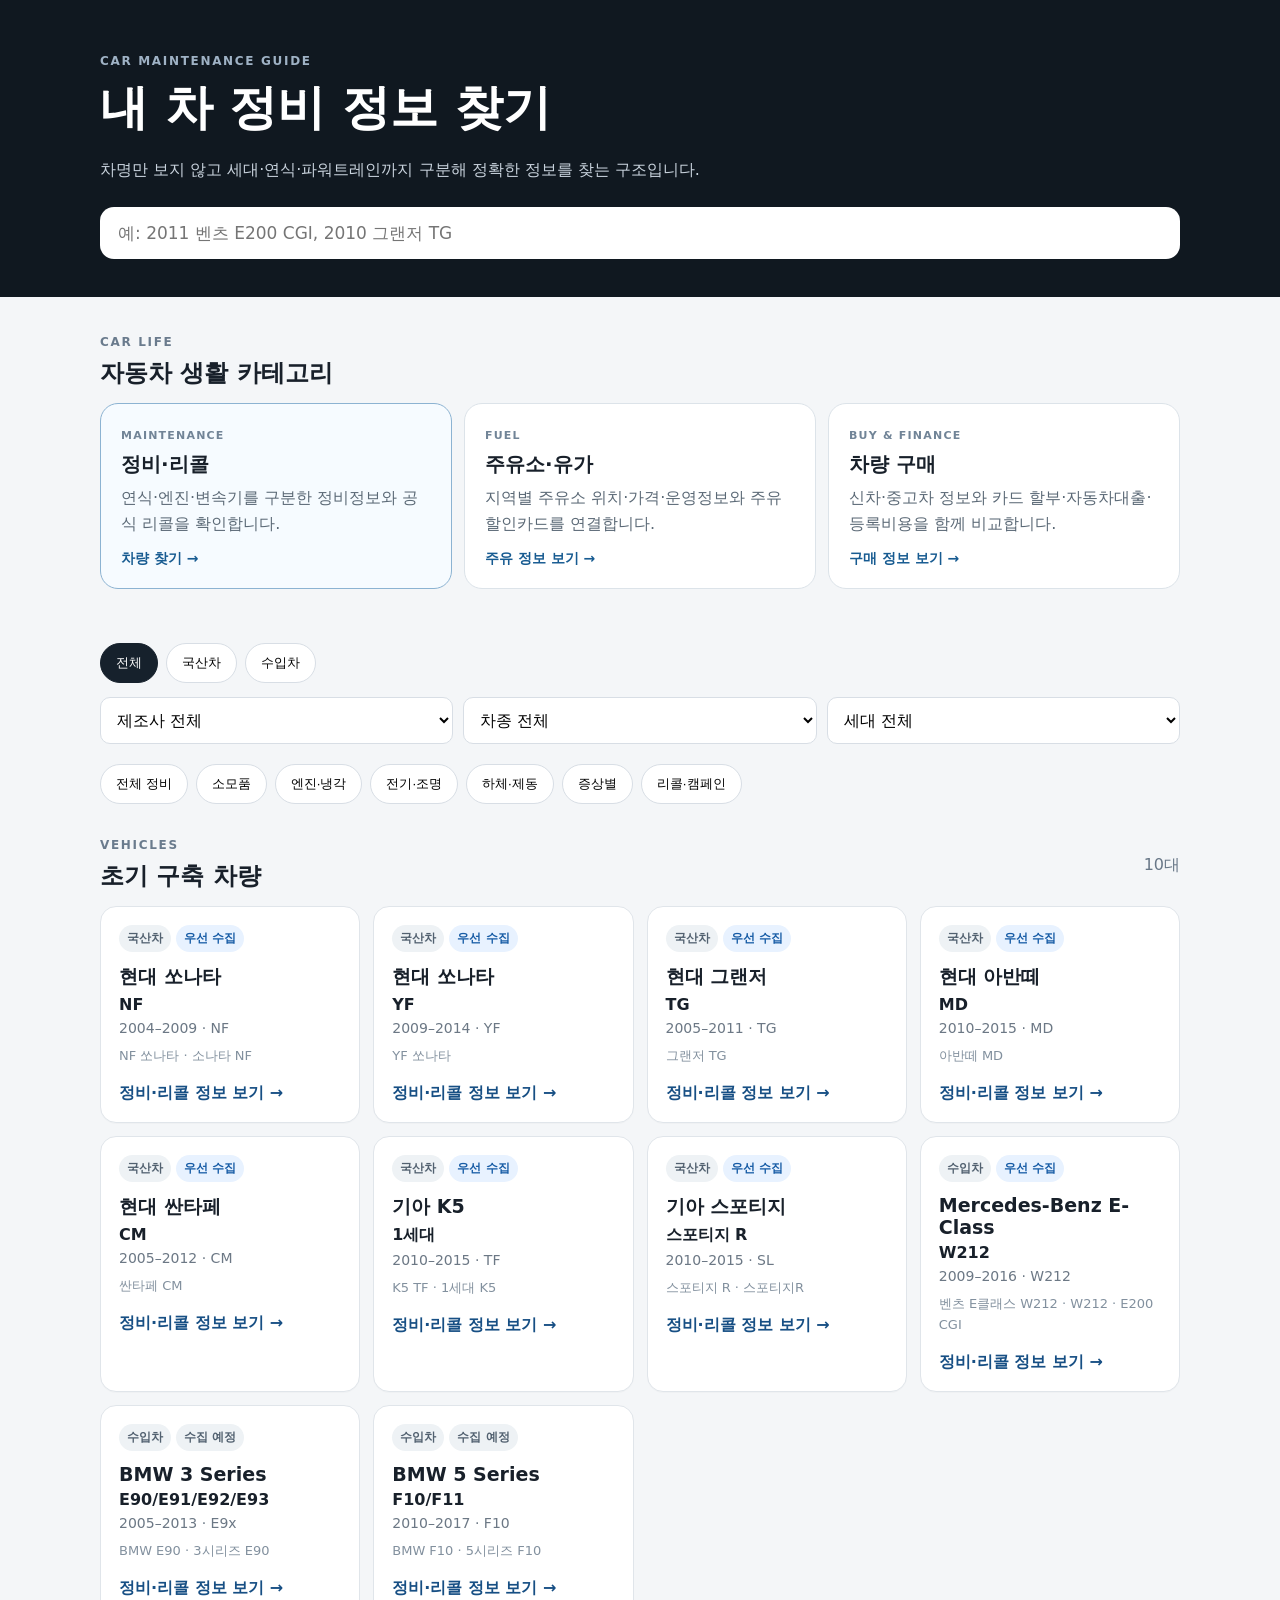
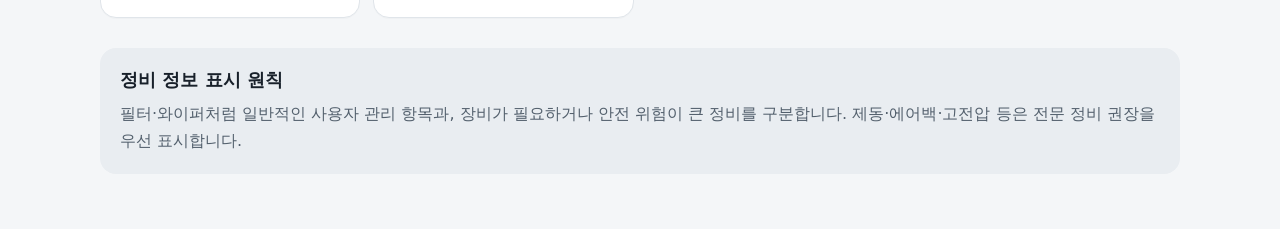
<file: index.html>
<!doctype html>
<html lang="ko">
<head>
  <meta charset="utf-8">
  <meta name="viewport" content="width=device-width,initial-scale=1">
  <meta name="description" content="연식, 차종, 세대별 자동차 정비 정보를 찾는 가이드">
  <title>자동차 정비 가이드</title>
  <!-- SEO_CANONICAL -->
  <link rel="stylesheet" href="./styles.css?v=20261009c">
</head>
<body>
  <header class="hero">
    <div class="wrap">
      <p class="eyebrow">CAR MAINTENANCE GUIDE</p>
      <h1>내 차 정비 정보 찾기</h1>
      <p class="hero-copy">차명만 보지 않고 세대·연식·파워트레인까지 구분해 정확한 정보를 찾는 구조입니다.</p>
      <label class="search-box">
        <span class="sr-only">차량 검색</span>
        <input id="search" type="search" placeholder="예: 2011 벤츠 E200 CGI, 2010 그랜저 TG">
      </label>
    </div>
  </header>

  <main class="wrap">
    <section class="service-section" aria-labelledby="serviceTitle">
      <div class="section-head">
        <div><p class="eyebrow">CAR LIFE</p><h2 id="serviceTitle">자동차 생활 카테고리</h2></div>
      </div>
      <div class="service-grid">
        <a class="service-card is-current" href="#vehicleCatalog">
          <span class="service-kicker">MAINTENANCE</span>
          <h3>정비·리콜</h3>
          <p>연식·엔진·변속기를 구분한 정비정보와 공식 리콜을 확인합니다.</p>
          <span class="service-action">차량 찾기 →</span>
        </a>
        <a class="service-card" href="./fuel/">
          <span class="service-kicker">FUEL</span>
          <h3>주유소·유가</h3>
          <p>지역별 주유소 위치·가격·운영정보와 주유 할인카드를 연결합니다.</p>
          <span class="service-action">주유 정보 보기 →</span>
        </a>
        <a class="service-card" href="./purchase/">
          <span class="service-kicker">BUY & FINANCE</span>
          <h3>차량 구매</h3>
          <p>신차·중고차 정보와 카드 할부·자동차대출·등록비용을 함께 비교합니다.</p>
          <span class="service-action">구매 정보 보기 →</span>
        </a>
      </div>
    </section>

    <section id="vehicleCatalog" class="toolbar" aria-label="차량 필터">
      <div class="tabs" id="originTabs">
        <button class="tab is-active" data-origin="">전체</button>
        <button class="tab" data-origin="국산차">국산차</button>
        <button class="tab" data-origin="수입차">수입차</button>
      </div>
      <div class="selects">
        <select id="maker"><option value="">제조사 전체</option></select>
        <select id="model"><option value="">차종 전체</option></select>
        <select id="generation"><option value="">세대 전체</option></select>
      </div>
    </section>

    <section class="topic-strip" aria-label="정비 주제">
      <button data-topic="">전체 정비</button>
      <button data-topic="소모품">소모품</button>
      <button data-topic="엔진·냉각">엔진·냉각</button>
      <button data-topic="전기">전기·조명</button>
      <button data-topic="하체">하체·제동</button>
      <button data-topic="증상">증상별</button>
      <button data-topic="리콜">리콜·캠페인</button>
    </section>

    <section class="section-head">
      <div><p class="eyebrow">VEHICLES</p><h2>초기 구축 차량</h2></div>
      <p id="count" class="count"></p>
    </section>

    <div id="cards" class="cards" aria-live="polite"></div>

    <section class="safety-note">
      <h2>정비 정보 표시 원칙</h2>
      <p>필터·와이퍼처럼 일반적인 사용자 관리 항목과, 장비가 필요하거나 안전 위험이 큰 정비를 구분합니다. 제동·에어백·고전압 등은 전문 정비 권장을 우선 표시합니다.</p>
    </section>
  </main>

  <script src="./app-v2.js?v=20261009c"></script>
</body>
</html>
</file>
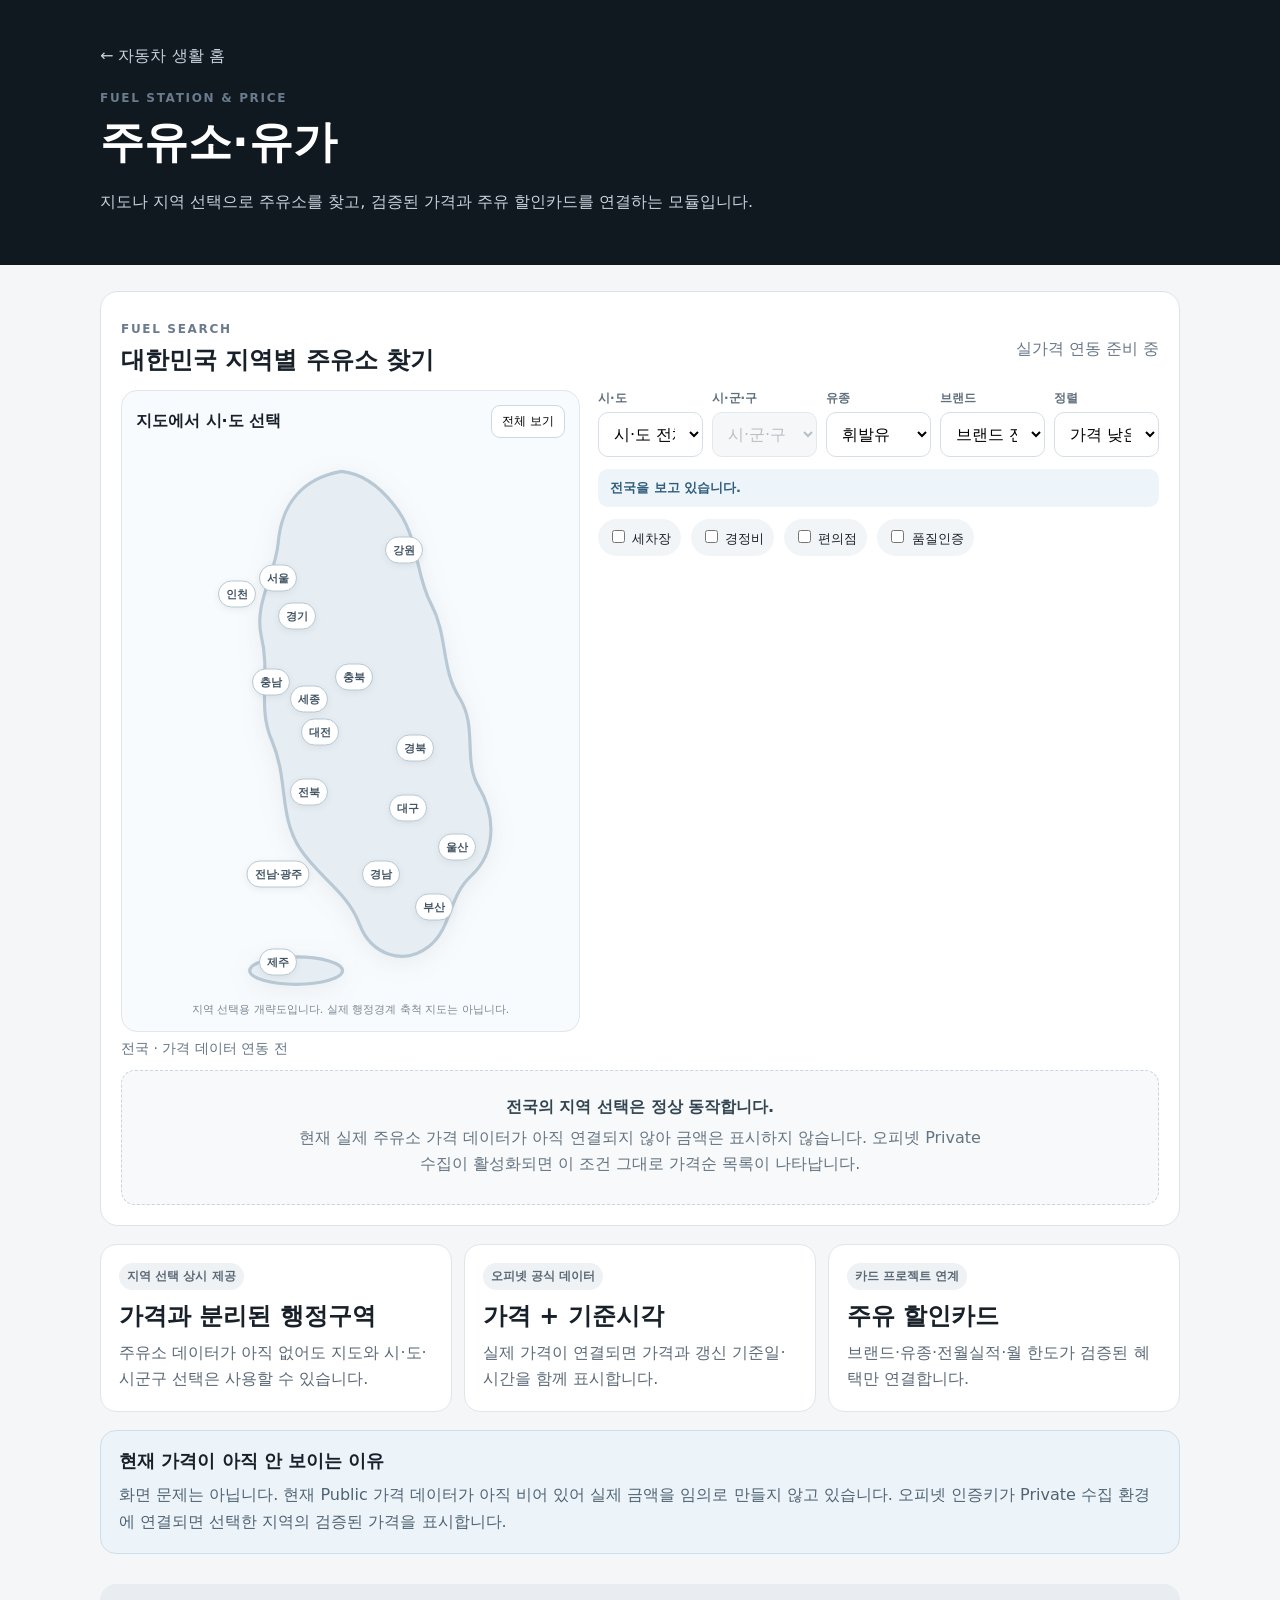
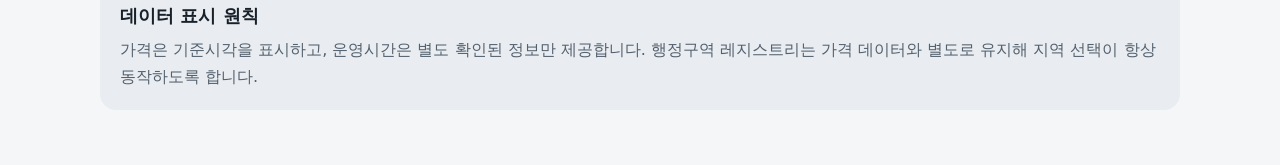
<file: fuel/index.html>
<!doctype html>
<html lang="ko">
<head>
  <meta charset="utf-8">
  <meta name="viewport" content="width=device-width,initial-scale=1">
  <meta name="description" content="지역별 주유소 위치, 유가, 운영정보와 주유 할인카드를 연결하는 자동차 생활 가이드">
  <title>주유소·유가 가이드</title>
  <link rel="stylesheet" href="../styles.css?v=20261010-map1">
</head>
<body>
  <header class="module-hero">
    <div class="wrap">
      <a class="back-link" href="../">← 자동차 생활 홈</a>
      <p class="eyebrow">FUEL STATION & PRICE</p>
      <h1>주유소·유가</h1>
      <p class="hero-copy">지도나 지역 선택으로 주유소를 찾고, 검증된 가격과 주유 할인카드를 연결하는 모듈입니다.</p>
    </div>
  </header>

  <main class="wrap module-main">
    <section class="fuel-search-panel" aria-labelledby="fuelSearchTitle">
      <div class="section-head">
        <div><p class="eyebrow">FUEL SEARCH</p><h2 id="fuelSearchTitle">대한민국 지역별 주유소 찾기</h2></div>
        <p id="fuelUpdated" class="count"></p>
      </div>

      <div class="fuel-region-layout">
        <section class="korea-map-panel" aria-labelledby="koreaMapTitle">
          <div class="korea-map-title">
            <strong id="koreaMapTitle">지도에서 시·도 선택</strong>
            <button id="clearMapRegion" type="button">전체 보기</button>
          </div>
          <div class="korea-map-canvas" role="group" aria-label="대한민국 시도 선택 지도">
            <svg class="korea-map-outline" viewBox="0 0 360 520" aria-hidden="true">
              <path d="M171 24
                C132 31 114 57 111 92
                C108 123 88 149 95 180
                C104 217 91 248 105 279
                C121 316 111 350 132 382
                C149 408 177 423 188 453
                C199 482 230 493 254 474
                C276 456 272 427 294 407
                C319 384 316 348 301 323
                C286 298 300 267 283 239
                C265 211 272 180 256 150
                C240 120 245 85 220 55
                C205 36 190 26 171 24Z"/>
              <ellipse cx="128" cy="497" rx="44" ry="13"/>
            </svg>
            <button class="map-region-button" type="button" data-sido="서울특별시" style="left:31%;top:24%;" aria-pressed="false">서울</button>
          <button class="map-region-button" type="button" data-sido="부산광역시" style="left:72%;top:84%;" aria-pressed="false">부산</button>
          <button class="map-region-button" type="button" data-sido="대구광역시" style="left:65%;top:66%;" aria-pressed="false">대구</button>
          <button class="map-region-button" type="button" data-sido="인천광역시" style="left:20%;top:27%;" aria-pressed="false">인천</button>
          <button class="map-region-button" type="button" data-sido="대전광역시" style="left:42%;top:52%;" aria-pressed="false">대전</button>
          <button class="map-region-button" type="button" data-sido="울산광역시" style="left:78%;top:73%;" aria-pressed="false">울산</button>
          <button class="map-region-button" type="button" data-sido="세종특별자치시" style="left:39%;top:46%;" aria-pressed="false">세종</button>
          <button class="map-region-button" type="button" data-sido="경기도" style="left:36%;top:31%;" aria-pressed="false">경기</button>
          <button class="map-region-button" type="button" data-sido="강원특별자치도" style="left:64%;top:19%;" aria-pressed="false">강원</button>
          <button class="map-region-button" type="button" data-sido="충청북도" style="left:51%;top:42%;" aria-pressed="false">충북</button>
          <button class="map-region-button" type="button" data-sido="충청남도" style="left:29%;top:43%;" aria-pressed="false">충남</button>
          <button class="map-region-button" type="button" data-sido="전북특별자치도" style="left:39%;top:63%;" aria-pressed="false">전북</button>
          <button class="map-region-button" type="button" data-sido="전남광주통합특별시" style="left:31%;top:78%;" aria-pressed="false">전남·광주</button>
          <button class="map-region-button" type="button" data-sido="경상북도" style="left:67%;top:55%;" aria-pressed="false">경북</button>
          <button class="map-region-button" type="button" data-sido="경상남도" style="left:58%;top:78%;" aria-pressed="false">경남</button>
          <button class="map-region-button" type="button" data-sido="제주특별자치도" style="left:31%;top:94%;" aria-pressed="false">제주</button>
          </div>
          <p class="map-note">지역 선택용 개략도입니다. 실제 행정경계 축척 지도는 아닙니다.</p>
        </section>

        <section class="fuel-region-controls" aria-label="지역과 유종 필터">
          <div class="fuel-filters">
            <label><span>시·도</span><select id="fuelSido" aria-label="시도"><option value="">시·도 전체</option></select></label>
            <label><span>시·군·구</span><select id="fuelSigungu" aria-label="시군구"><option value="">시·군·구 전체</option></select></label>
            <label><span>유종</span><select id="fuelProduct" aria-label="유종">
              <option value="B027">휘발유</option><option value="D047">경유</option>
              <option value="B034">고급휘발유</option><option value="K015">LPG</option>
            </select></label>
            <label><span>브랜드</span><select id="fuelBrand" aria-label="브랜드"><option value="">브랜드 전체</option></select></label>
            <label><span>정렬</span><select id="fuelSort" aria-label="정렬"><option value="price">가격 낮은순</option><option value="name">이름순</option></select></label>
          </div>

          <div id="regionSelectionStatus" class="region-selection-status">전국을 보고 있습니다.</div>

          <div class="fuel-quick-filters">
            <label><input id="filterCarWash" type="checkbox"> 세차장</label>
            <label><input id="filterMaintenance" type="checkbox"> 경정비</label>
            <label><input id="filterConvenience" type="checkbox"> 편의점</label>
            <label><input id="filterQuality" type="checkbox"> 품질인증</label>
          </div>
        </section>
      </div>

      <div id="fuelSummary" class="fuel-summary" aria-live="polite"></div>
      <div id="fuelResults" class="fuel-results" aria-live="polite"></div>
    </section>

    <section class="module-grid">
      <article class="module-card"><span class="status-chip">지역 선택 상시 제공</span><h2>가격과 분리된 행정구역</h2><p>주유소 데이터가 아직 없어도 지도와 시·도·시군구 선택은 사용할 수 있습니다.</p></article>
      <article class="module-card"><span class="status-chip">오피넷 공식 데이터</span><h2>가격 + 기준시각</h2><p>실제 가격이 연결되면 가격과 갱신 기준일·시간을 함께 표시합니다.</p></article>
      <article class="module-card"><span class="status-chip">카드 프로젝트 연계</span><h2>주유 할인카드</h2><p>브랜드·유종·전월실적·월 한도가 검증된 혜택만 연결합니다.</p></article>
    </section>

    <section class="module-note"><h2>현재 가격이 아직 안 보이는 이유</h2><p>화면 문제는 아닙니다. 현재 Public 가격 데이터가 아직 비어 있어 실제 금액을 임의로 만들지 않고 있습니다. 오피넷 인증키가 Private 수집 환경에 연결되면 선택한 지역의 검증된 가격을 표시합니다.</p></section>
    <section class="safety-note"><h2>데이터 표시 원칙</h2><p>가격은 기준시각을 표시하고, 운영시간은 별도 확인된 정보만 제공합니다. 행정구역 레지스트리는 가격 데이터와 별도로 유지해 지역 선택이 항상 동작하도록 합니다.</p></section>
  </main>
  <script src="./fuel.js?v=20261010-map1"></script>
</body>
</html>
</file>
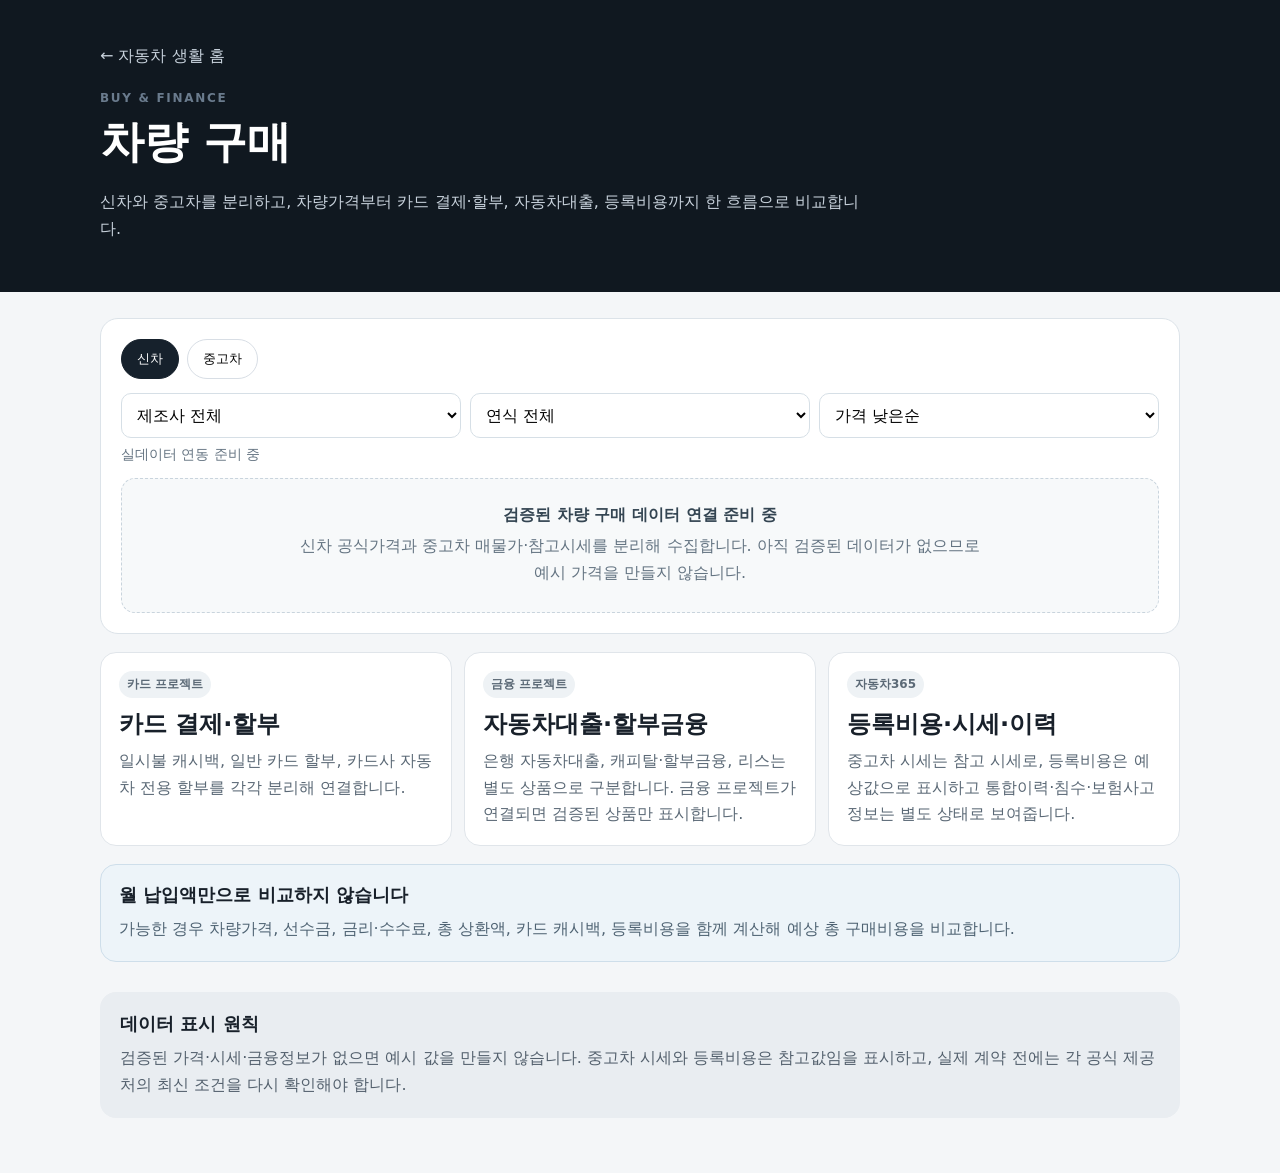
<file: purchase/index.html>
<!doctype html>
<html lang="ko">
<head>
  <meta charset="utf-8">
  <meta name="viewport" content="width=device-width,initial-scale=1">
  <meta name="description" content="신차와 중고차 구매, 카드 할부, 자동차대출, 등록비용을 연결하는 자동차 구매 가이드">
  <title>차량 구매 가이드</title>
  <!-- SEO_CANONICAL -->
  <link rel="stylesheet" href="../styles.css?v=20261010c">
</head>
<body>
  <header class="module-hero">
    <div class="wrap">
      <a class="back-link" href="../">← 자동차 생활 홈</a>
      <p class="eyebrow">BUY & FINANCE</p>
      <h1>차량 구매</h1>
      <p class="hero-copy">신차와 중고차를 분리하고, 차량가격부터 카드 결제·할부, 자동차대출, 등록비용까지 한 흐름으로 비교합니다.</p>
    </div>
  </header>
  <main class="wrap module-main">
    <section class="purchase-search-panel">
      <div class="purchase-tabs" id="purchaseTabs">
        <button class="tab is-active" data-market="new">신차</button>
        <button class="tab" data-market="used">중고차</button>
      </div>
      <div class="purchase-filters">
        <select id="purchaseMaker"><option value="">제조사 전체</option></select>
        <select id="purchaseYear"><option value="">연식 전체</option></select>
        <select id="purchaseSort">
          <option value="priceAsc">가격 낮은순</option>
          <option value="priceDesc">가격 높은순</option>
          <option value="recent">최근 확인순</option>
        </select>
      </div>
      <div id="purchaseMeta" class="fuel-summary"></div>
      <div id="purchaseResults" class="purchase-results"></div>
    </section>

    <section class="purchase-connect-grid">
      <article class="module-card">
        <span class="status-chip">카드 프로젝트</span>
        <h2>카드 결제·할부</h2>
        <p>일시불 캐시백, 일반 카드 할부, 카드사 자동차 전용 할부를 각각 분리해 연결합니다.</p>
      </article>
      <article class="module-card">
        <span class="status-chip">금융 프로젝트</span>
        <h2>자동차대출·할부금융</h2>
        <p>은행 자동차대출, 캐피탈·할부금융, 리스는 별도 상품으로 구분합니다. 금융 프로젝트가 연결되면 검증된 상품만 표시합니다.</p>
      </article>
      <article class="module-card">
        <span class="status-chip">자동차365</span>
        <h2>등록비용·시세·이력</h2>
        <p>중고차 시세는 참고 시세로, 등록비용은 예상값으로 표시하고 통합이력·침수·보험사고 정보는 별도 상태로 보여줍니다.</p>
      </article>
    </section>

    <section class="module-note">
      <h2>월 납입액만으로 비교하지 않습니다</h2>
      <p>가능한 경우 차량가격, 선수금, 금리·수수료, 총 상환액, 카드 캐시백, 등록비용을 함께 계산해 예상 총 구매비용을 비교합니다.</p>
    </section>

    <section class="safety-note">
      <h2>데이터 표시 원칙</h2>
      <p>검증된 가격·시세·금융정보가 없으면 예시 값을 만들지 않습니다. 중고차 시세와 등록비용은 참고값임을 표시하고, 실제 계약 전에는 각 공식 제공처의 최신 조건을 다시 확인해야 합니다.</p>
    </section>
  </main>
  <script src="./purchase.js?v=20261010c"></script>
</body>
</html>
</file>
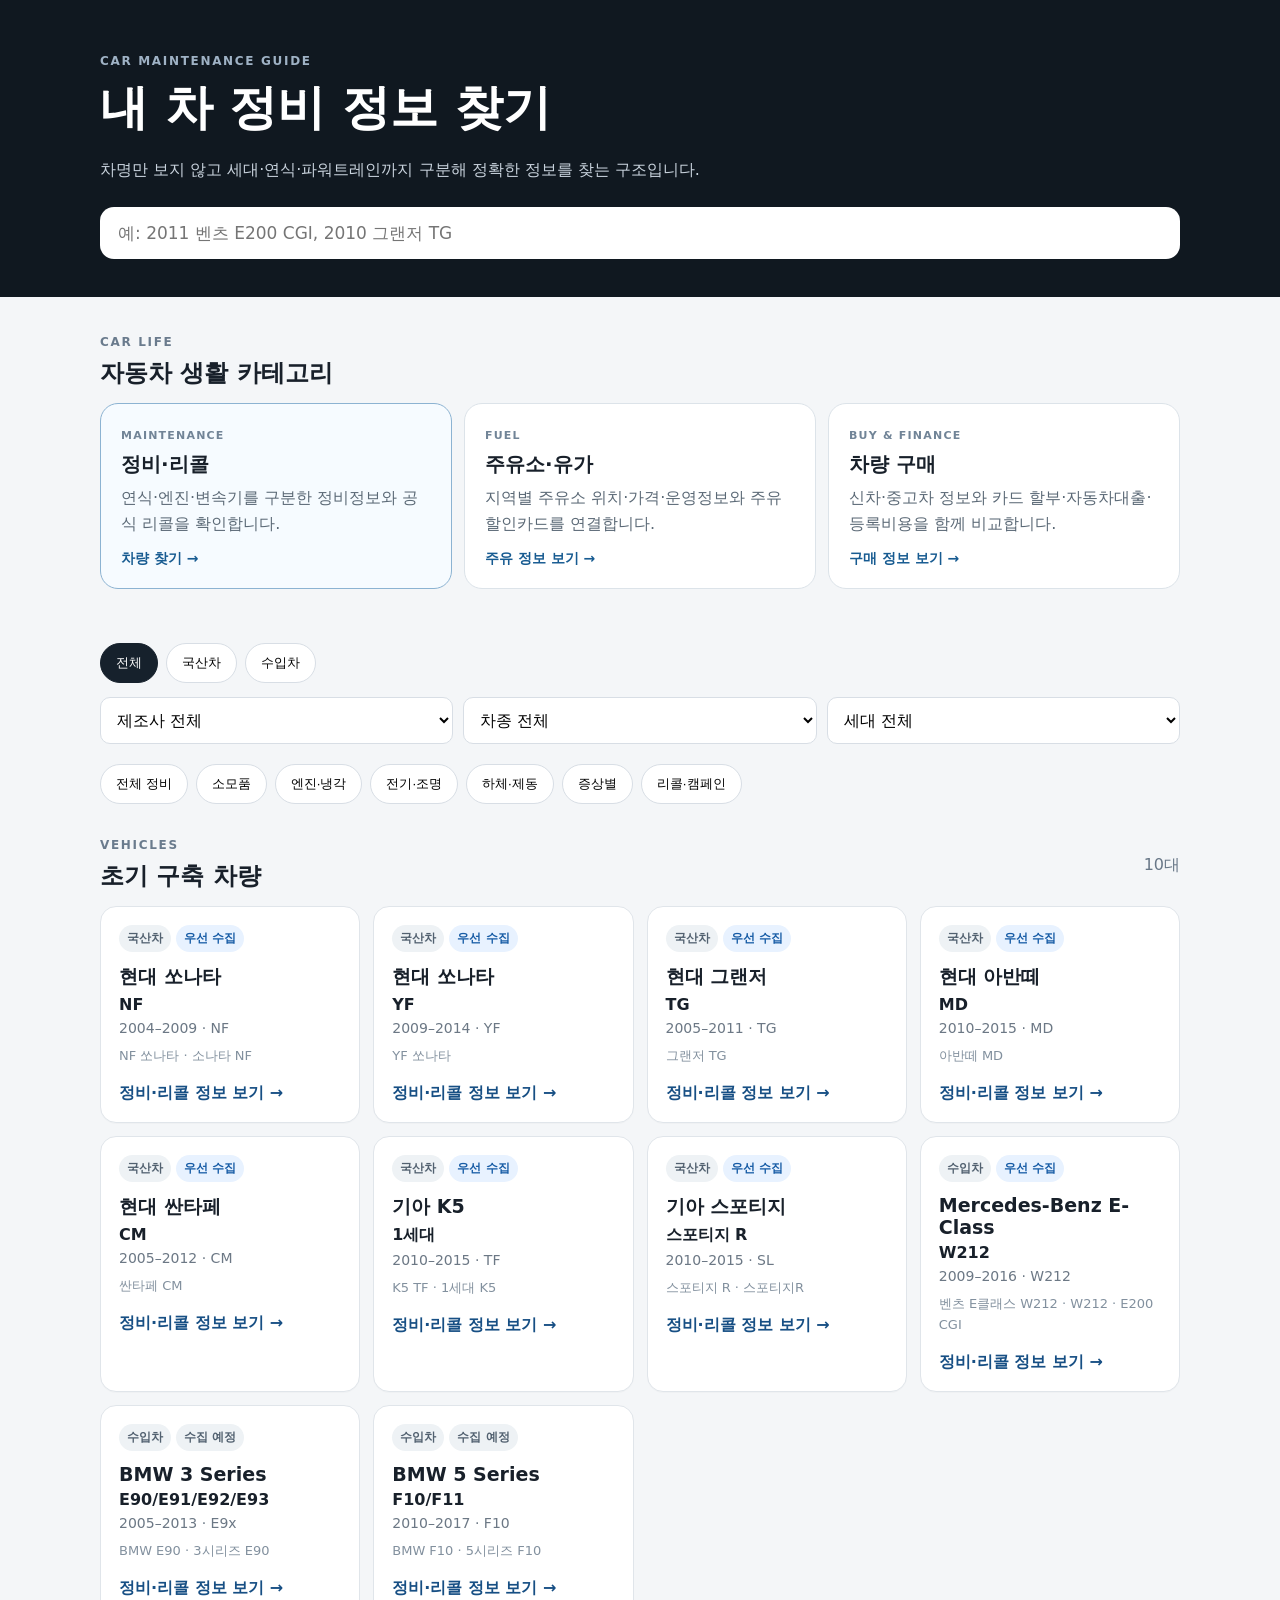
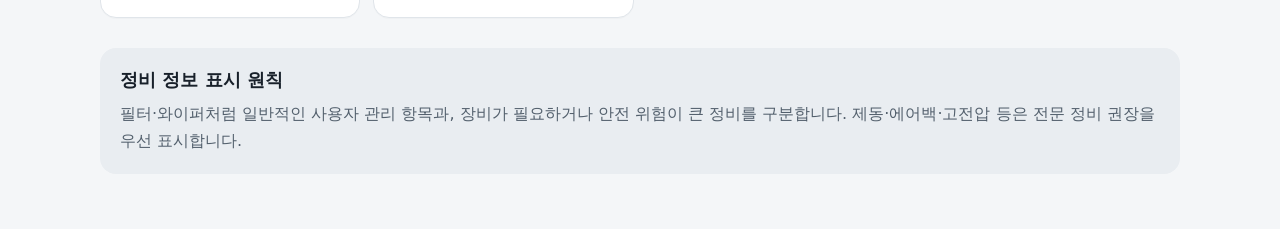
<file: vehicle.html>
<!doctype html>
<html lang="ko">
<head>
  <meta charset="utf-8">
  <meta name="viewport" content="width=device-width,initial-scale=1">
  <meta name="robots" content="noindex,follow">
  <title>차량 상세페이지 이동</title>
</head>
<body>
  <p id="message">차량 상세페이지로 이동 중입니다.</p>
  <script>
    (function(){
      var id=new URLSearchParams(location.search).get("id");
      if(!id){ location.replace("./"); return; }
      fetch("./data/vehicles.json")
        .then(function(r){ if(!r.ok) throw new Error("load"); return r.json(); })
        .then(function(rows){
          var v=rows.find(function(x){ return x.id===id; });
          if(v && v.urlStatus==="pilot"){
            location.replace("./maintenance/"+encodeURIComponent(v.makerSlug)+"/"+encodeURIComponent(v.publicSlug)+"/");
            return;
          }
          location.replace("./vehicles/"+encodeURIComponent(id)+"/");
        })
        .catch(function(){ location.replace("./vehicles/"+encodeURIComponent(id)+"/"); });
    })();
  </script>
</body>
</html>
</file>
<file: styles.css>
*{box-sizing:border-box}html{font-family:Inter,Pretendard,"Noto Sans KR",system-ui,-apple-system,sans-serif;color:#18202a;background:#f4f6f8}body{margin:0}.wrap{width:min(1080px,calc(100% - 36px));margin:0 auto}.hero,.detail-hero{background:#101820;color:white;padding:54px 0 38px}.eyebrow{font-size:12px;font-weight:800;letter-spacing:.14em;color:#6a7b8d;margin:0 0 8px}.hero .eyebrow,.detail-hero .eyebrow{color:#9fb2c5}.hero h1,.detail-hero h1{font-size:clamp(30px,5vw,48px);margin:0}.hero-copy{color:#c8d2dc;max-width:760px;line-height:1.7}.search-box{display:block;margin-top:24px}.search-box input{width:100%;font:inherit;font-size:17px;padding:16px 18px;border:0;border-radius:14px;outline:none}.toolbar{padding:24px 0 14px}.tabs,.topic-strip{display:flex;gap:8px;flex-wrap:wrap}.tab,.topic-strip button{border:1px solid #d8dee5;background:white;border-radius:999px;padding:10px 15px;cursor:pointer}.tab.is-active{background:#16212c;color:white;border-color:#16212c}.selects{display:grid;grid-template-columns:repeat(3,1fr);gap:10px;margin-top:14px}.selects select{font:inherit;padding:12px;border:1px solid #d8dee5;border-radius:10px;background:white}.topic-strip{padding:6px 0 24px}.section-head{display:flex;align-items:end;justify-content:space-between;margin:10px 0 14px}.section-head h2{margin:0}.count{color:#687787}.cards{display:grid;grid-template-columns:repeat(auto-fit,minmax(235px,1fr));gap:13px}.card-link{display:block;color:inherit;text-decoration:none;border-radius:16px}.card{height:100%;background:white;border:1px solid #e0e5ea;border-radius:16px;padding:18px;box-shadow:0 1px 0 rgba(0,0,0,.02);transition:transform .16s ease,border-color .16s ease,box-shadow .16s ease}.card-link:hover .card{transform:translateY(-2px);border-color:#a9bfd2;box-shadow:0 8px 24px rgba(16,24,32,.08)}.card-link:focus-visible{outline:3px solid #79a8cf;outline-offset:3px}.card-link:focus-visible .card{border-color:#79a8cf}.pill{display:inline-block;font-size:12px;font-weight:700;padding:5px 8px;border-radius:999px;background:#eef2f5;color:#526170}.priority{background:#e8f2ff;color:#175ca6}.card h3{font-size:19px;margin:12px 0 5px}.generation{font-weight:700}.meta{color:#6c7885;font-size:14px;margin-top:6px}.aliases{color:#82909e;font-size:13px;line-height:1.6;margin-top:10px}.card-action{display:inline-block;margin-top:16px;color:#174f84;font-weight:750}.card-link:hover .card-action{text-decoration:underline}.safety-note{background:#e9edf1;border-radius:16px;padding:20px;margin:30px 0 55px}.safety-note h2{font-size:18px;margin:0 0 8px}.safety-note p{margin:0;line-height:1.7;color:#53606d}.empty{grid-column:1/-1;background:white;border-radius:16px;padding:30px;text-align:center;color:#697785}.sr-only{position:absolute;width:1px;height:1px;padding:0;margin:-1px;overflow:hidden;clip:rect(0,0,0,0);white-space:nowrap;border:0}
.back-link{display:inline-block;color:#c8d2dc;text-decoration:none;margin-bottom:24px}.detail-main{padding-top:24px}.detail-panel,.recall-card{background:white;border:1px solid #e0e5ea;border-radius:18px;padding:22px;margin-bottom:16px}.detail-panel h2,.recall-card h2{margin:0 0 8px}.detail-panel p,.recall-card p{line-height:1.7;color:#52606e}.status-row{display:flex;align-items:center;gap:8px;margin-top:12px}.status-dot{width:9px;height:9px;border-radius:50%;background:#d89114}.recall-card{display:grid;grid-template-columns:1fr auto;gap:24px;border-color:#f0c36a;background:#fffaf0}.recall-side{display:flex;flex-direction:column;align-items:flex-end;justify-content:center;gap:10px}.recall-status{font-weight:800;color:#7b5310}.disabled-action{border:1px solid #d9c79f;background:#f8f1e4;color:#81755d;border-radius:10px;padding:10px 12px}.maintenance-grid{display:grid;grid-template-columns:repeat(auto-fit,minmax(260px,1fr));gap:12px}.maintenance-card{background:white;border:1px solid #e0e5ea;border-radius:16px;padding:18px}.maintenance-top{display:flex;flex-wrap:wrap;gap:6px}.maintenance-card h3{margin:14px 0 7px}.maintenance-card p{color:#5a6875;line-height:1.65;margin:0 0 12px}.safety-pill{font-size:12px;font-weight:800;border-radius:999px;padding:5px 8px}.safety-owner{background:#eaf6ee;color:#2e6d42}.safety-shop{background:#fff2d9;color:#7a5614}.safety-pro{background:#f7e7e7;color:#8a3535}.source-tags{display:flex;flex-wrap:wrap;gap:8px;margin-top:12px}.source-tags span{background:#eef2f5;border-radius:999px;padding:8px 11px;font-size:13px;color:#4d5b68}
@media(max-width:680px){.hero,.detail-hero{padding-top:38px}.selects{grid-template-columns:1fr}.section-head{align-items:start;flex-direction:column;gap:4px}.recall-card{grid-template-columns:1fr}.recall-side{align-items:flex-start}}

.recall-records{display:grid;gap:10px;margin-top:16px}.recall-record{background:#fff;border:1px solid #ecd9ae;border-radius:12px;padding:14px}.recall-record-head{display:flex;gap:12px;justify-content:space-between;align-items:flex-start}.recall-record-head span{font-size:12px;color:#8b7650;white-space:nowrap}.recall-record p{margin:8px 0;color:#5f5544}.remedy{font-size:14px;color:#5c513f}.recall-record .meta{margin-top:6px}
@media(max-width:680px){.recall-record-head{flex-direction:column;gap:4px}}

.video-groups{display:grid;grid-template-columns:1fr 1fr;gap:14px;margin-bottom:24px}.video-group{background:white;border:1px solid #e0e5ea;border-radius:18px;padding:18px}.video-group>h3{margin:0 0 8px}.video-preferred{font-size:13px;color:#647382;margin-bottom:12px}.video-list{display:grid;gap:10px}.video-card{border:1px solid #e1e6eb;border-radius:14px;padding:14px;background:#fafbfc}.video-top{display:flex;gap:6px;flex-wrap:wrap}.video-card h3{margin:10px 0 4px;font-size:16px}.video-channel{font-size:13px;font-weight:700;color:#566574;margin:0 0 8px}.video-summary{font-size:14px;color:#64717d;line-height:1.55;margin:0}.video-metrics{display:flex;gap:8px;flex-wrap:wrap;margin-top:10px}.video-metrics span{font-size:12px;color:#596775;background:#eef2f5;border-radius:999px;padding:5px 8px}.video-link{color:inherit;text-decoration:none}.video-link:hover .video-card{border-color:#aac7df}.video-empty{border:1px dashed #ccd5dd;border-radius:12px;padding:18px;color:#71808e;text-align:center;font-size:14px}
@media(max-width:760px){.video-groups{grid-template-columns:1fr}}

.spec-summary{display:grid;gap:8px;margin:14px 0}.spec-row{background:#f5f7f9;border:1px solid #e2e7eb;border-radius:10px;padding:10px 12px;color:#455361;font-size:14px}

.variant-panel{background:white;border:1px solid #cfd9e2;border-radius:18px;padding:22px;margin-bottom:16px}.variant-panel-head{display:flex;justify-content:space-between;align-items:end}.variant-panel h2{margin:0}.variant-warning{margin:10px 0 16px;color:#52606e;line-height:1.65}.variant-grid{display:grid;grid-template-columns:repeat(auto-fit,minmax(240px,1fr));gap:10px}.variant-card{border:1px solid #dfe5ea;border-radius:14px;padding:15px;background:#fafbfc}.variant-card.is-primary{border-color:#7aa7ca;background:#f4f9fd}.variant-card-head{display:flex;justify-content:space-between;gap:8px;align-items:center}.variant-primary,.variant-status{font-size:12px;font-weight:800;border-radius:999px;padding:5px 8px}.variant-primary{background:#dceefe;color:#185b91}.variant-status{background:#eef2f5;color:#61707d}.variant-card h3{font-size:16px;margin:11px 0 8px}.variant-card p{font-size:13px;color:#697785;line-height:1.55;margin:10px 0 0}.variant-facts{display:flex;gap:6px;flex-wrap:wrap}.variant-facts span{font-size:12px;background:white;border:1px solid #dfe5ea;border-radius:999px;padding:5px 8px;color:#4e5d6a}.maintenance-scope{font-size:12px;font-weight:750;color:#4f6476;background:#f1f5f8;border-radius:8px;padding:7px 9px;margin:0 0 10px}

.service-section{padding:28px 0 8px}.service-grid{display:grid;grid-template-columns:repeat(3,1fr);gap:12px;margin-bottom:22px}.service-card{display:block;text-decoration:none;color:inherit;background:white;border:1px solid #dce3e9;border-radius:18px;padding:20px;transition:transform .16s ease,border-color .16s ease,box-shadow .16s ease}.service-card:hover{transform:translateY(-2px);border-color:#9fb9cf;box-shadow:0 8px 24px rgba(16,24,32,.07)}.service-card.is-current{border-color:#8cb3d2;background:#f6fbff}.service-kicker{font-size:11px;font-weight:850;letter-spacing:.11em;color:#718497}.service-card h3{margin:8px 0 7px;font-size:20px}.service-card p{margin:0;color:#5b6976;line-height:1.6}.service-action{display:inline-block;margin-top:14px;color:#175b91;font-weight:800;font-size:14px}.module-hero{background:#101820;color:white;padding:46px 0 34px}.module-hero h1{margin:0;font-size:clamp(30px,5vw,44px)}.module-main{padding-top:26px}.module-grid{display:grid;grid-template-columns:repeat(auto-fit,minmax(230px,1fr));gap:12px}.module-card{background:white;border:1px solid #e0e5ea;border-radius:16px;padding:18px}.module-card h2,.module-card h3{margin:0 0 8px}.module-card p{margin:0;color:#5b6976;line-height:1.65}.module-list{margin:10px 0 0;padding-left:19px;color:#5b6976;line-height:1.8}.module-note{background:#edf4f9;border:1px solid #cedeea;border-radius:16px;padding:18px;margin:18px 0}.module-note h2{font-size:18px;margin:0 0 8px}.module-note p{margin:0;color:#4f6373;line-height:1.7}.status-chip{display:inline-block;font-size:12px;font-weight:800;padding:5px 8px;border-radius:999px;background:#eef2f5;color:#5b6976;margin-bottom:10px}
@media(max-width:760px){.service-grid{grid-template-columns:1fr}}

.fuel-search-panel{background:white;border:1px solid #dce3e9;border-radius:18px;padding:20px;margin-bottom:18px}.fuel-filters{display:grid;grid-template-columns:repeat(5,minmax(0,1fr));gap:9px}.fuel-filters select{font:inherit;padding:11px;border:1px solid #d6dfe6;border-radius:10px;background:white}.fuel-quick-filters{display:flex;gap:10px;flex-wrap:wrap;margin:12px 0}.fuel-quick-filters label{font-size:13px;background:#f2f5f7;border-radius:999px;padding:8px 10px}.fuel-summary{color:#657482;font-size:14px;margin:8px 0 12px}.fuel-results{display:grid;grid-template-columns:repeat(auto-fit,minmax(260px,1fr));gap:11px}.fuel-card{border:1px solid #e0e5ea;border-radius:15px;padding:16px;background:#fafbfc}.fuel-card-top{display:flex;align-items:center;justify-content:space-between;gap:8px}.fuel-price{font-size:20px;font-weight:850;color:#174f84}.fuel-card h3{margin:11px 0 5px}.fuel-address{margin:0 0 10px;color:#536371;line-height:1.5}.fuel-meta{font-size:12px;color:#72808d;margin-top:5px}.fuel-tags{display:flex;gap:6px;flex-wrap:wrap;margin-top:11px}.fuel-tags span{font-size:11px;border-radius:999px;padding:5px 7px;background:#eaf0f4;color:#556573}.fuel-card-benefit{margin-top:12px;border-top:1px solid #e4e9ed;padding-top:10px;font-size:12px;color:#6b7986}.fuel-empty{grid-column:1/-1;background:#f7f9fa;border:1px dashed #c9d4dd;border-radius:14px;padding:26px;text-align:center;color:#647482}.fuel-empty strong{display:block;color:#344552;margin-bottom:7px}.fuel-empty p{max-width:700px;margin:0 auto;line-height:1.65}@media(max-width:900px){.fuel-filters{grid-template-columns:repeat(2,1fr)}}@media(max-width:560px){.fuel-filters{grid-template-columns:1fr}}

.purchase-search-panel{background:white;border:1px solid #dce3e9;border-radius:18px;padding:20px;margin-bottom:18px}.purchase-tabs{display:flex;gap:8px;margin-bottom:14px}.purchase-filters{display:grid;grid-template-columns:repeat(3,1fr);gap:9px}.purchase-filters select{font:inherit;padding:11px;border:1px solid #d6dfe6;border-radius:10px;background:white}.purchase-results{display:grid;grid-template-columns:repeat(auto-fit,minmax(270px,1fr));gap:11px;margin-top:14px}.purchase-card{border:1px solid #e0e5ea;border-radius:15px;padding:16px;background:#fafbfc}.purchase-card-top{display:flex;justify-content:space-between;gap:8px;align-items:center}.purchase-price{font-weight:850;color:#174f84}.purchase-card h3{margin:11px 0 4px}.purchase-card p{color:#5c6b78;line-height:1.6}.purchase-links{display:flex;gap:7px;flex-wrap:wrap}.purchase-links span{font-size:11px;border-radius:999px;padding:5px 7px;background:#edf2f5;color:#5b6a77}.purchase-empty{grid-column:1/-1;background:#f7f9fa;border:1px dashed #c9d4dd;border-radius:14px;padding:26px;text-align:center;color:#647482}.purchase-empty strong{display:block;color:#344552;margin-bottom:7px}.purchase-empty p{max-width:700px;margin:0 auto;line-height:1.65}.purchase-connect-grid{display:grid;grid-template-columns:repeat(3,1fr);gap:12px;margin-bottom:18px}@media(max-width:760px){.purchase-filters,.purchase-connect-grid{grid-template-columns:1fr}}

.fuel-region-layout{display:grid;grid-template-columns:minmax(280px,.9fr) minmax(340px,1.1fr);gap:18px;align-items:start}.korea-map-panel{border:1px solid #e0e6eb;border-radius:16px;background:#f8fbfd;padding:14px}.korea-map-title{display:flex;justify-content:space-between;align-items:center;gap:10px;margin-bottom:8px}.korea-map-title button{border:1px solid #ccd8e1;background:white;border-radius:9px;padding:7px 10px;font:inherit;font-size:12px;cursor:pointer}.korea-map-canvas{position:relative;width:min(100%,380px);aspect-ratio:360/520;margin:0 auto}.korea-map-outline{position:absolute;inset:0;width:100%;height:100%;filter:drop-shadow(0 5px 12px rgba(52,75,92,.08))}.korea-map-outline path,.korea-map-outline ellipse{fill:#e7eef3;stroke:#b8c8d4;stroke-width:3}.map-region-button{position:absolute;transform:translate(-50%,-50%);border:1px solid #b8c8d4;background:white;color:#435564;border-radius:999px;padding:5px 7px;min-width:36px;font-size:11px;font-weight:800;cursor:pointer;box-shadow:0 2px 7px rgba(43,62,77,.08);z-index:2}.map-region-button:hover,.map-region-button:focus-visible{border-color:#3977a6;outline:2px solid rgba(57,119,166,.18)}.map-region-button.is-active{background:#175b91;color:white;border-color:#175b91}.map-note{font-size:11px;color:#7a8894;text-align:center;margin:7px 0 0}.fuel-region-controls{min-width:0}.fuel-filters label{display:flex;flex-direction:column;gap:5px}.fuel-filters label>span{font-size:12px;font-weight:750;color:#5f6f7d}.region-selection-status{margin:12px 0 2px;background:#edf5fa;border-radius:10px;padding:10px 12px;font-size:13px;font-weight:750;color:#315d7c}.fuel-filters select:disabled{background:#f2f4f6;color:#9aa5ae;cursor:not-allowed}@media(max-width:860px){.fuel-region-layout{grid-template-columns:1fr}.korea-map-canvas{width:min(100%,340px)}}
</file>
